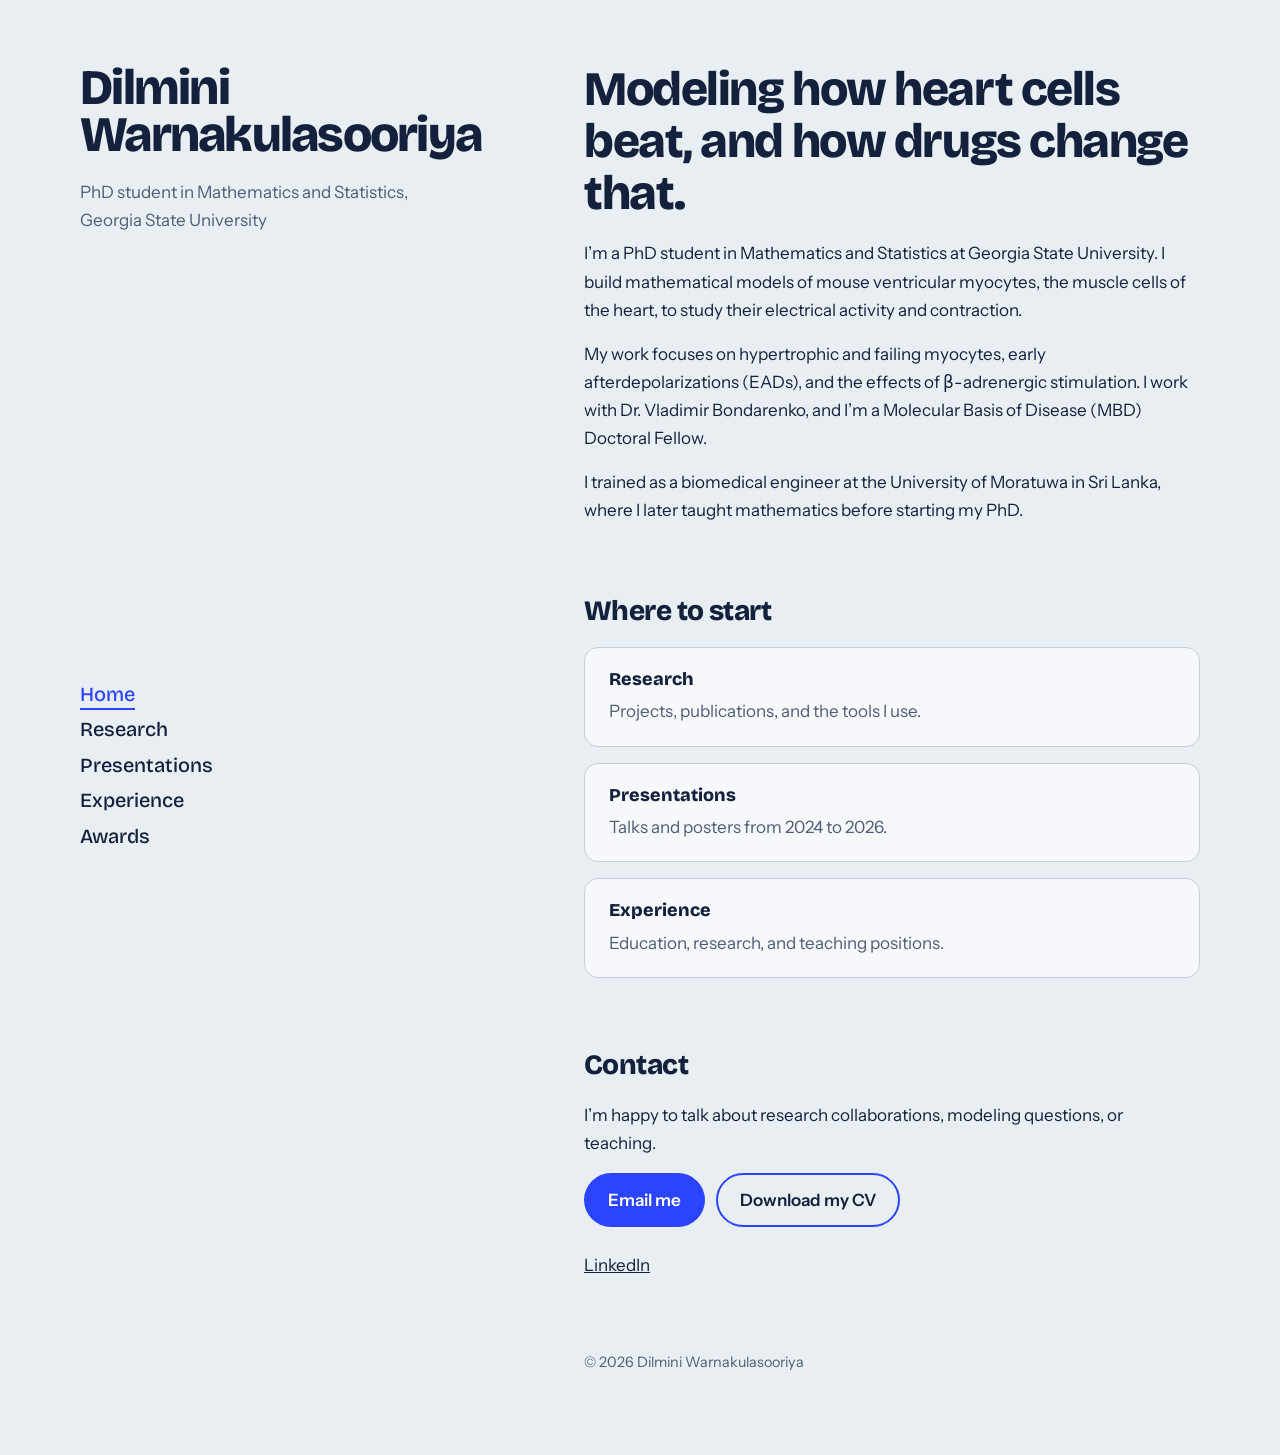
<file: index.html>
<!DOCTYPE html>
<html lang="en">
<head>
<meta charset="utf-8">
<meta name="viewport" content="width=device-width, initial-scale=1">
<title>Home – Dilmini Warnakulasooriya</title>
<meta name="description" content="Dilmini Warnakulasooriya is a PhD student in Mathematics and Statistics at Georgia State University, modeling mouse heart cells.">
<link rel="icon" href="data:image/svg+xml,<svg xmlns=%22http://www.w3.org/2000/svg%22 viewBox=%220 0 100 100%22><text y=%22.9em%22 font-size=%2290%22>∑</text></svg>">
<link rel="preconnect" href="https://fonts.googleapis.com">
<link rel="preconnect" href="https://fonts.gstatic.com" crossorigin>
<link href="https://fonts.googleapis.com/css2?family=Bricolage+Grotesque:opsz,wght@12..96,500;12..96,800&family=Instrument+Sans:ital,wght@0,400;0,600;1,400&display=swap" rel="stylesheet">
<link rel="stylesheet" href="style.css">
</head>
<body>
<div class="layout">
  <header>
    <div>
      <a class="name" href="index.html"><span>Dilmini</span> <span>Warnakulasooriya</span></a>
      <p class="role">PhD student in Mathematics and Statistics, Georgia State University</p>
    </div>
    <nav aria-label="Main"><ul><li><a href="index.html" aria-current="page">Home</a></li><li><a href="research.html">Research</a></li><li><a href="presentations.html">Presentations</a></li><li><a href="experience.html">Experience</a></li><li><a href="awards.html">Awards</a></li></ul></nav>
  </header>
  <main>
    <section>
      <h1>Modeling how heart cells beat, and how drugs change that.</h1>
      <p>I’m a PhD student in Mathematics and Statistics at Georgia State University. I build mathematical models of mouse ventricular myocytes, the muscle cells of the heart, to study their electrical activity and contraction.</p>
      <p>My work focuses on hypertrophic and failing myocytes, early afterdepolarizations (EADs), and the effects of β-adrenergic stimulation. I work with Dr. Vladimir Bondarenko, and I’m a Molecular Basis of Disease (MBD) Doctoral Fellow.</p>
      <p>I trained as a biomedical engineer at the University of Moratuwa in Sri Lanka, where I later taught mathematics before starting my PhD.</p>
    </section>
    <section>
      <h2>Where to start</h2>
      <a class="card" href="research.html"><h3>Research</h3><p>Projects, publications, and the tools I use.</p></a>
      <a class="card" href="presentations.html"><h3>Presentations</h3><p>Talks and posters from 2024 to 2026.</p></a>
      <a class="card" href="experience.html"><h3>Experience</h3><p>Education, research, and teaching positions.</p></a>
    </section>
    <section>
      <h2>Contact</h2>
      <p>I’m happy to talk about research collaborations, modeling questions, or teaching.</p>
      <p><a class="button" href="mailto:sachiwarna95@gmail.com">Email me</a> <a class="button ghost" href="DilminiW_CV.pdf">Download my CV</a></p>
      <p><a href="https://www.linkedin.com/in/sachitrawarnakula">LinkedIn</a></p>
    </section>
    <footer>© 2026 Dilmini Warnakulasooriya</footer>
  </main>
</div>
</body>
</html>
</file>
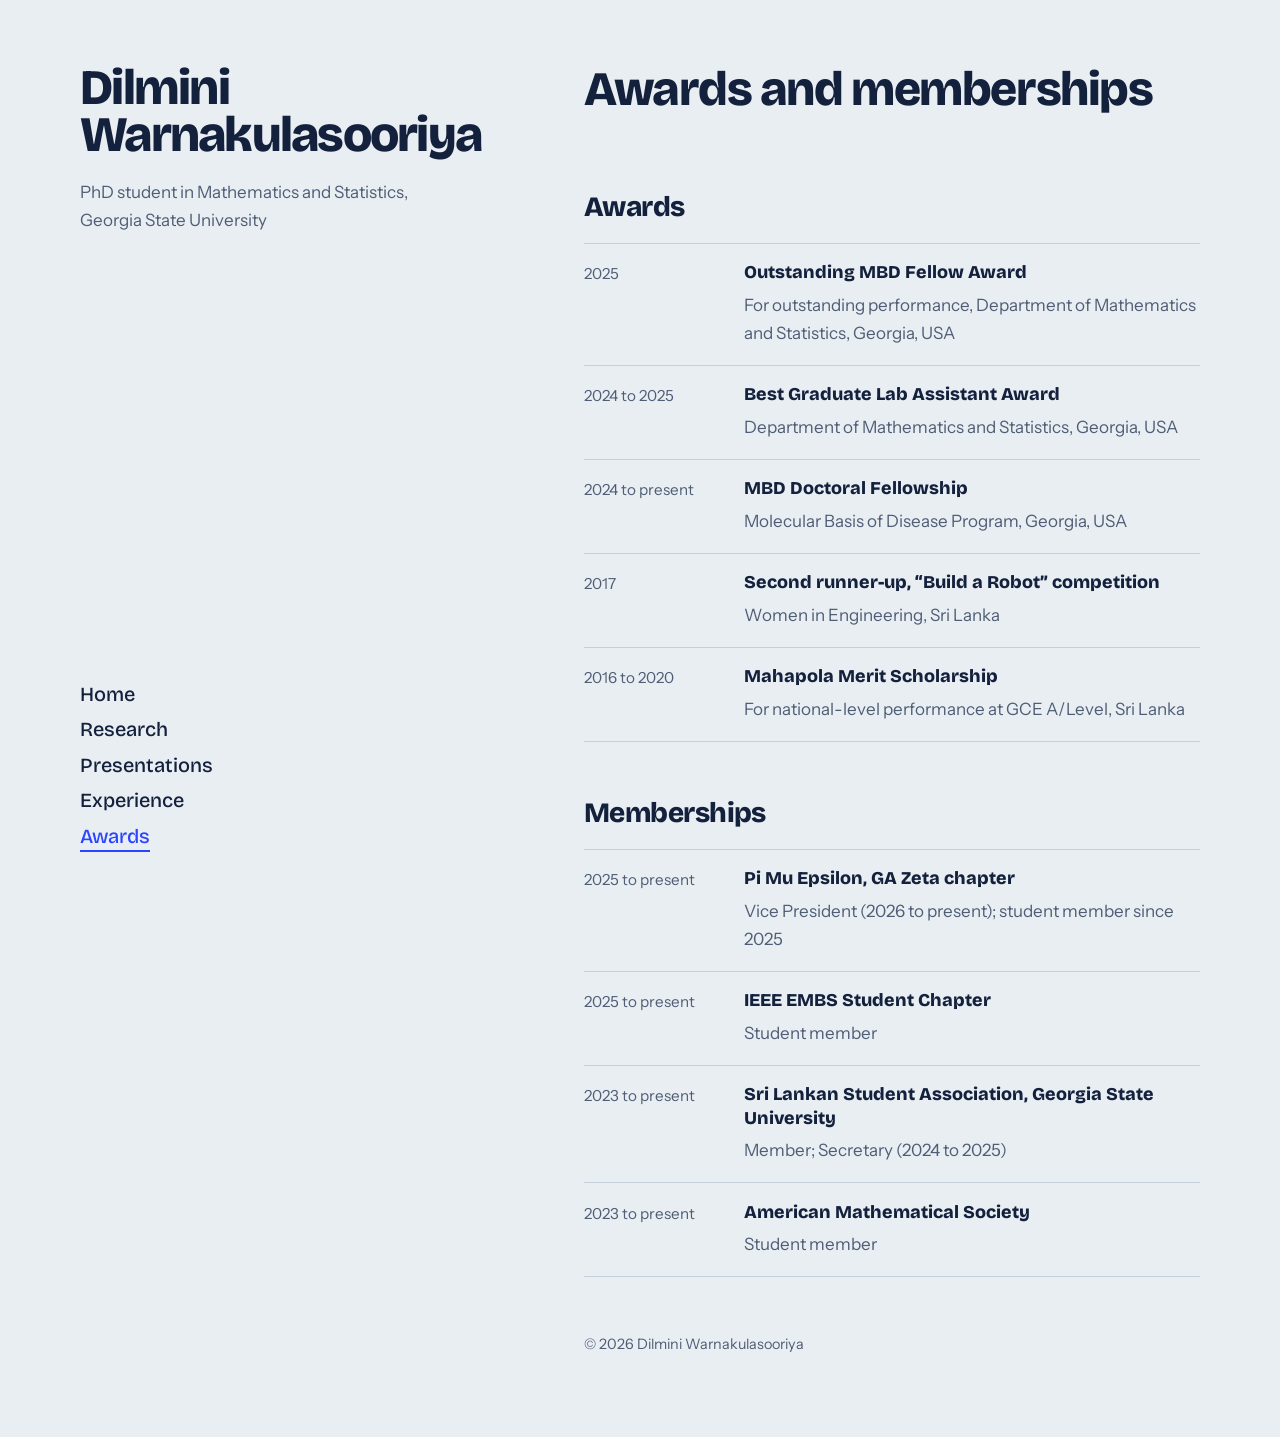
<file: awards.html>
<!DOCTYPE html>
<html lang="en">
<head>
<meta charset="utf-8">
<meta name="viewport" content="width=device-width, initial-scale=1">
<title>Awards – Dilmini Warnakulasooriya</title>
<meta name="description" content="Awards, fellowships, and memberships of Dilmini Warnakulasooriya.">
<link rel="icon" href="data:image/svg+xml,<svg xmlns=%22http://www.w3.org/2000/svg%22 viewBox=%220 0 100 100%22><text y=%22.9em%22 font-size=%2290%22>∑</text></svg>">
<link rel="preconnect" href="https://fonts.googleapis.com">
<link rel="preconnect" href="https://fonts.gstatic.com" crossorigin>
<link href="https://fonts.googleapis.com/css2?family=Bricolage+Grotesque:opsz,wght@12..96,500;12..96,800&family=Instrument+Sans:ital,wght@0,400;0,600;1,400&display=swap" rel="stylesheet">
<link rel="stylesheet" href="style.css">
</head>
<body>
<div class="layout">
  <header>
    <div>
      <a class="name" href="index.html"><span>Dilmini</span> <span>Warnakulasooriya</span></a>
      <p class="role">PhD student in Mathematics and Statistics, Georgia State University</p>
    </div>
    <nav aria-label="Main"><ul><li><a href="index.html">Home</a></li><li><a href="research.html">Research</a></li><li><a href="presentations.html">Presentations</a></li><li><a href="experience.html">Experience</a></li><li><a href="awards.html" aria-current="page">Awards</a></li></ul></nav>
  </header>
  <main>
    <section>
      <h1>Awards and memberships</h1>
    </section>
    <section>
      <h2>Awards</h2>
      <div class="job"><time>2025</time><div><h3>Outstanding MBD Fellow Award</h3><p>For outstanding performance, Department of Mathematics and Statistics, Georgia, USA</p></div></div>
      <div class="job"><time>2024 to 2025</time><div><h3>Best Graduate Lab Assistant Award</h3><p>Department of Mathematics and Statistics, Georgia, USA</p></div></div>
      <div class="job"><time>2024 to present</time><div><h3>MBD Doctoral Fellowship</h3><p>Molecular Basis of Disease Program, Georgia, USA</p></div></div>
      <div class="job"><time>2017</time><div><h3>Second runner-up, “Build a Robot” competition</h3><p>Women in Engineering, Sri Lanka</p></div></div>
      <div class="job"><time>2016 to 2020</time><div><h3>Mahapola Merit Scholarship</h3><p>For national-level performance at GCE A/Level, Sri Lanka</p></div></div>
    </section>
    <section>
      <h2>Memberships</h2>
      <div class="job"><time>2025 to present</time><div><h3>Pi Mu Epsilon, GA Zeta chapter</h3><p>Vice President (2026 to present); student member since 2025</p></div></div>
      <div class="job"><time>2025 to present</time><div><h3>IEEE EMBS Student Chapter</h3><p>Student member</p></div></div>
      <div class="job"><time>2023 to present</time><div><h3>Sri Lankan Student Association, Georgia State University</h3><p>Member; Secretary (2024 to 2025)</p></div></div>
      <div class="job"><time>2023 to present</time><div><h3>American Mathematical Society</h3><p>Student member</p></div></div>
    </section>
    <footer>© 2026 Dilmini Warnakulasooriya</footer>
  </main>
</div>
</body>
</html>
</file>
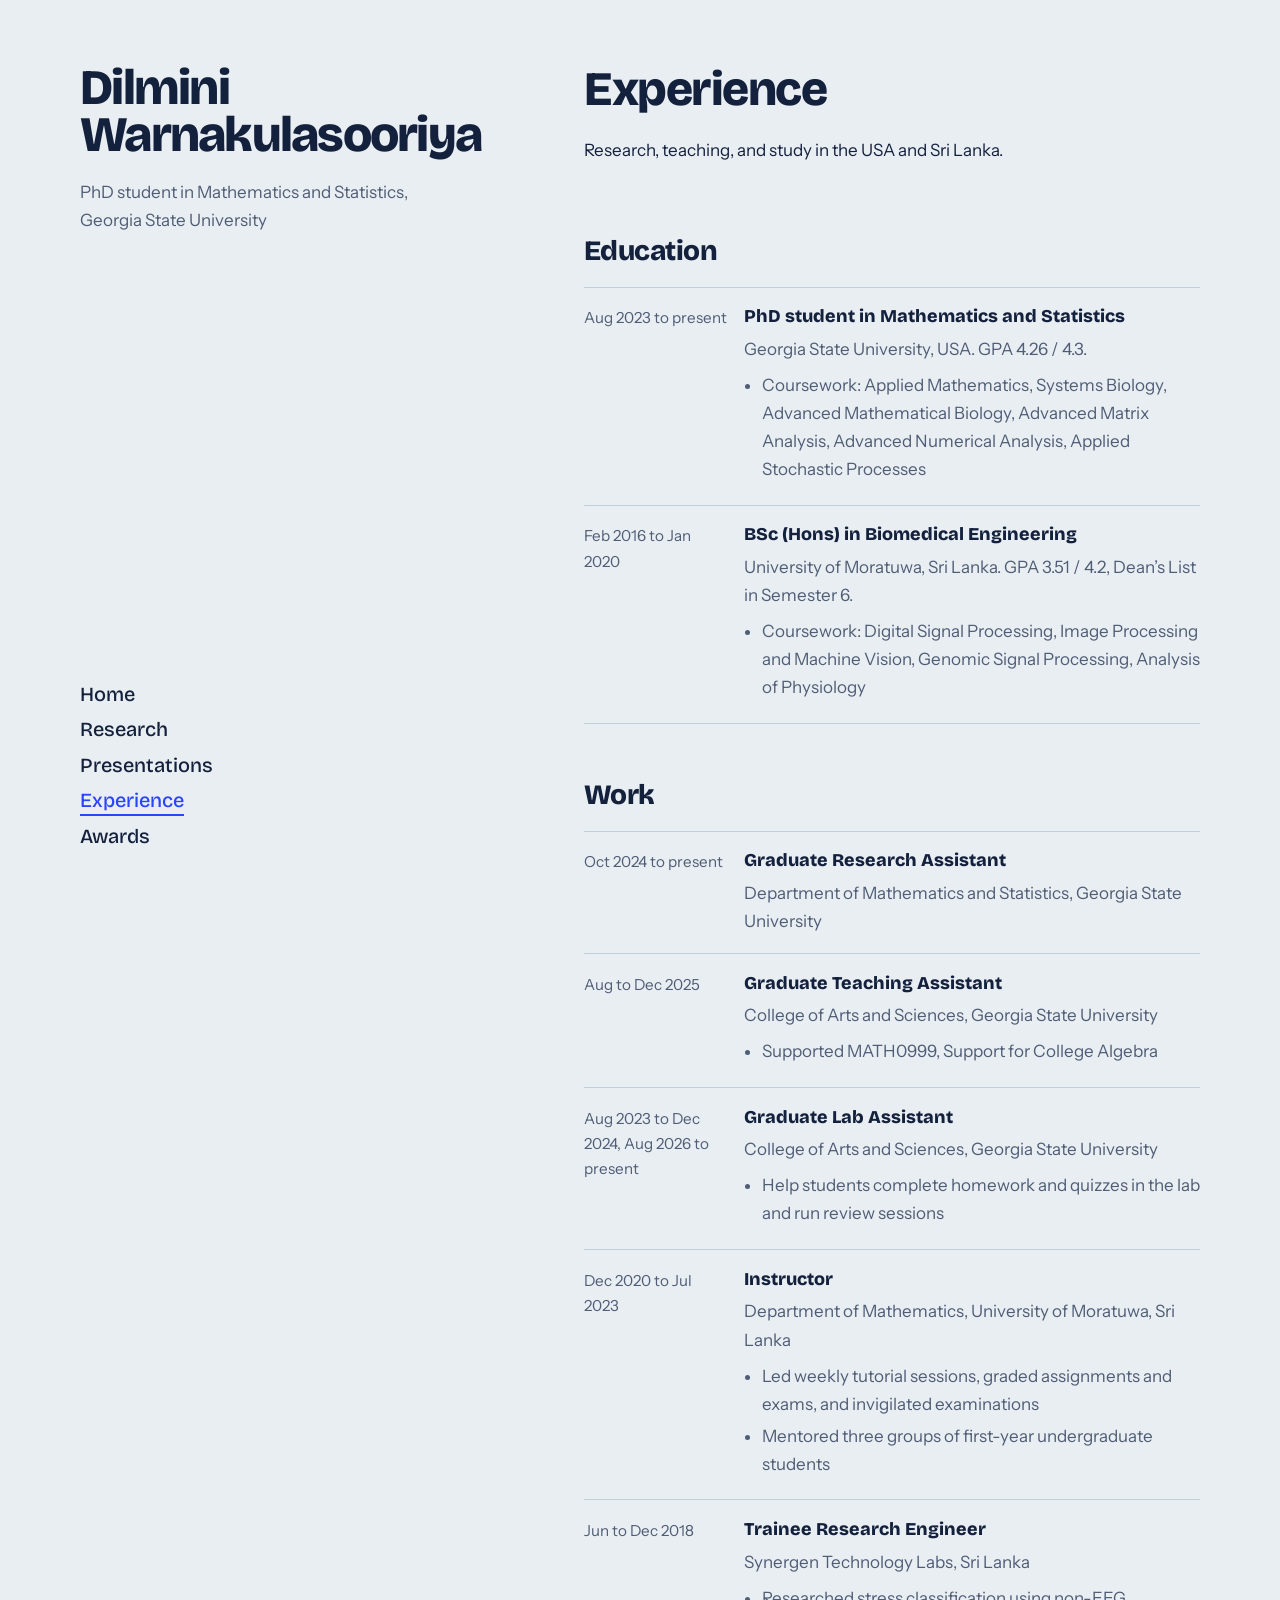
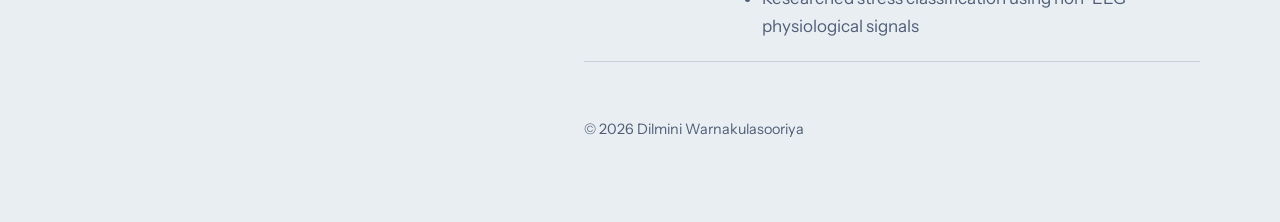
<file: experience.html>
<!DOCTYPE html>
<html lang="en">
<head>
<meta charset="utf-8">
<meta name="viewport" content="width=device-width, initial-scale=1">
<title>Experience – Dilmini Warnakulasooriya</title>
<meta name="description" content="Education, research, and teaching experience of Dilmini Warnakulasooriya.">
<link rel="icon" href="data:image/svg+xml,<svg xmlns=%22http://www.w3.org/2000/svg%22 viewBox=%220 0 100 100%22><text y=%22.9em%22 font-size=%2290%22>∑</text></svg>">
<link rel="preconnect" href="https://fonts.googleapis.com">
<link rel="preconnect" href="https://fonts.gstatic.com" crossorigin>
<link href="https://fonts.googleapis.com/css2?family=Bricolage+Grotesque:opsz,wght@12..96,500;12..96,800&family=Instrument+Sans:ital,wght@0,400;0,600;1,400&display=swap" rel="stylesheet">
<link rel="stylesheet" href="style.css">
</head>
<body>
<div class="layout">
  <header>
    <div>
      <a class="name" href="index.html"><span>Dilmini</span> <span>Warnakulasooriya</span></a>
      <p class="role">PhD student in Mathematics and Statistics, Georgia State University</p>
    </div>
    <nav aria-label="Main"><ul><li><a href="index.html">Home</a></li><li><a href="research.html">Research</a></li><li><a href="presentations.html">Presentations</a></li><li><a href="experience.html" aria-current="page">Experience</a></li><li><a href="awards.html">Awards</a></li></ul></nav>
  </header>
  <main>
    <section>
      <h1>Experience</h1>
      <p>Research, teaching, and study in the USA and Sri Lanka.</p>
    </section>
    <section>
      <h2>Education</h2>
<div class="job"><time>Aug 2023 to present</time><div><h3>PhD student in Mathematics and Statistics</h3><p>Georgia State University, USA. GPA 4.26 / 4.3.</p><ul class="plain"><li>Coursework: Applied Mathematics, Systems Biology, Advanced Mathematical Biology, Advanced Matrix Analysis, Advanced Numerical Analysis, Applied Stochastic Processes</li></ul></div></div><div class="job"><time>Feb 2016 to Jan 2020</time><div><h3>BSc (Hons) in Biomedical Engineering</h3><p>University of Moratuwa, Sri Lanka. GPA 3.51 / 4.2, Dean’s List in Semester 6.</p><ul class="plain"><li>Coursework: Digital Signal Processing, Image Processing and Machine Vision, Genomic Signal Processing, Analysis of Physiology</li></ul></div></div>
    </section>
    <section>
      <h2>Work</h2>
<div class="job"><time>Oct 2024 to present</time><div><h3>Graduate Research Assistant</h3><p>Department of Mathematics and Statistics, Georgia State University</p></div></div><div class="job"><time>Aug to Dec 2025</time><div><h3>Graduate Teaching Assistant</h3><p>College of Arts and Sciences, Georgia State University</p><ul class="plain"><li>Supported MATH0999, Support for College Algebra</li></ul></div></div><div class="job"><time>Aug 2023 to Dec 2024, Aug 2026 to present</time><div><h3>Graduate Lab Assistant</h3><p>College of Arts and Sciences, Georgia State University</p><ul class="plain"><li>Help students complete homework and quizzes in the lab and run review sessions</li></ul></div></div><div class="job"><time>Dec 2020 to Jul 2023</time><div><h3>Instructor</h3><p>Department of Mathematics, University of Moratuwa, Sri Lanka</p><ul class="plain"><li>Led weekly tutorial sessions, graded assignments and exams, and invigilated examinations</li><li>Mentored three groups of first-year undergraduate students</li></ul></div></div><div class="job"><time>Jun to Dec 2018</time><div><h3>Trainee Research Engineer</h3><p>Synergen Technology Labs, Sri Lanka</p><ul class="plain"><li>Researched stress classification using non-EEG physiological signals</li></ul></div></div>
    </section>
    <footer>© 2026 Dilmini Warnakulasooriya</footer>
  </main>
</div>
</body>
</html>
</file>
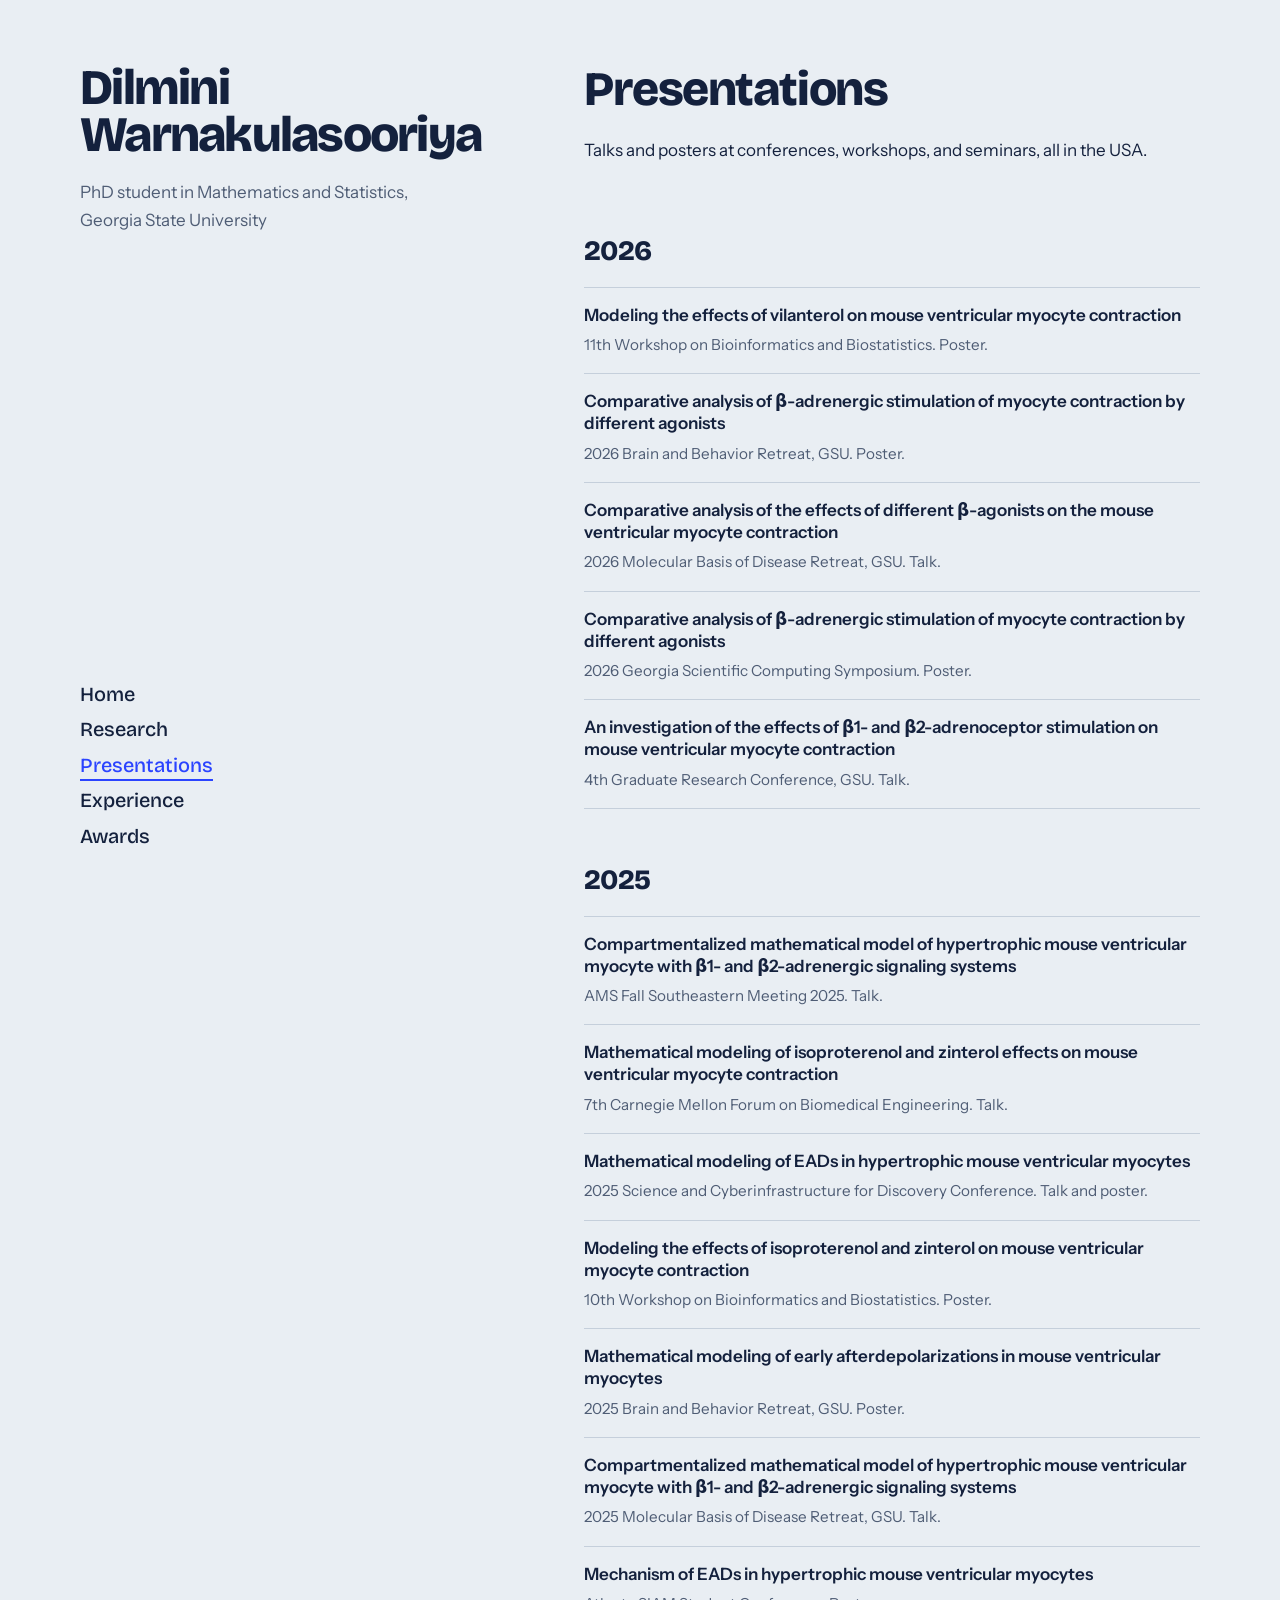
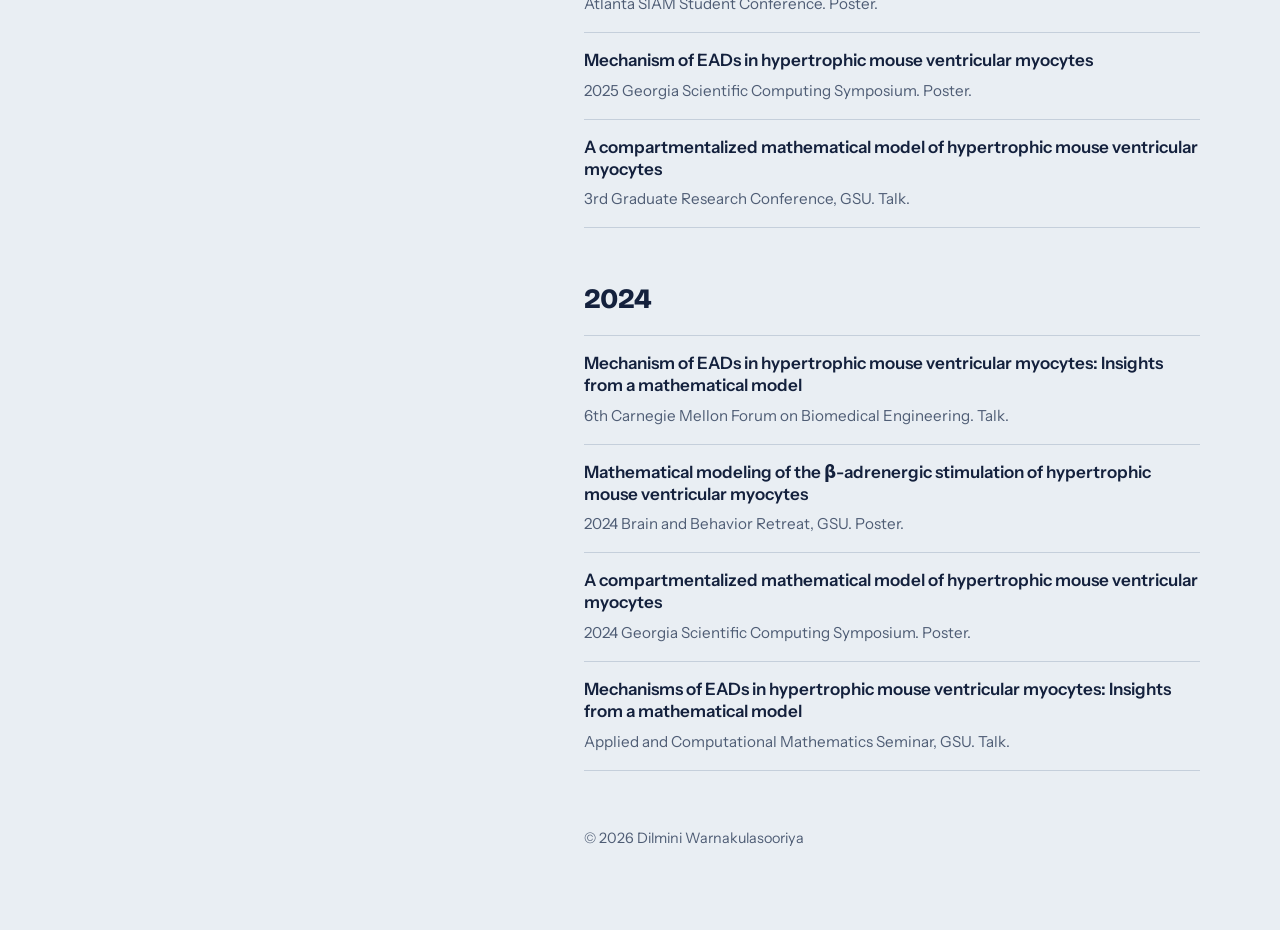
<file: presentations.html>
<!DOCTYPE html>
<html lang="en">
<head>
<meta charset="utf-8">
<meta name="viewport" content="width=device-width, initial-scale=1">
<title>Presentations – Dilmini Warnakulasooriya</title>
<meta name="description" content="Conference talks and posters by Dilmini Warnakulasooriya, 2024 to 2026.">
<link rel="icon" href="data:image/svg+xml,<svg xmlns=%22http://www.w3.org/2000/svg%22 viewBox=%220 0 100 100%22><text y=%22.9em%22 font-size=%2290%22>∑</text></svg>">
<link rel="preconnect" href="https://fonts.googleapis.com">
<link rel="preconnect" href="https://fonts.gstatic.com" crossorigin>
<link href="https://fonts.googleapis.com/css2?family=Bricolage+Grotesque:opsz,wght@12..96,500;12..96,800&family=Instrument+Sans:ital,wght@0,400;0,600;1,400&display=swap" rel="stylesheet">
<link rel="stylesheet" href="style.css">
</head>
<body>
<div class="layout">
  <header>
    <div>
      <a class="name" href="index.html"><span>Dilmini</span> <span>Warnakulasooriya</span></a>
      <p class="role">PhD student in Mathematics and Statistics, Georgia State University</p>
    </div>
    <nav aria-label="Main"><ul><li><a href="index.html">Home</a></li><li><a href="research.html">Research</a></li><li><a href="presentations.html" aria-current="page">Presentations</a></li><li><a href="experience.html">Experience</a></li><li><a href="awards.html">Awards</a></li></ul></nav>
  </header>
  <main>
    <section>
      <h1>Presentations</h1>
      <p>Talks and posters at conferences, workshops, and seminars, all in the USA.</p>
    </section>
    <section>
      <h2>2026</h2>
      <div class="talk"><h3>Modeling the effects of vilanterol on mouse ventricular myocyte contraction</h3><p>11th Workshop on Bioinformatics and Biostatistics. Poster.</p></div>
      <div class="talk"><h3>Comparative analysis of β-adrenergic stimulation of myocyte contraction by different agonists</h3><p>2026 Brain and Behavior Retreat, GSU. Poster.</p></div>
      <div class="talk"><h3>Comparative analysis of the effects of different β-agonists on the mouse ventricular myocyte contraction</h3><p>2026 Molecular Basis of Disease Retreat, GSU. Talk.</p></div>
      <div class="talk"><h3>Comparative analysis of β-adrenergic stimulation of myocyte contraction by different agonists</h3><p>2026 Georgia Scientific Computing Symposium. Poster.</p></div>
      <div class="talk"><h3>An investigation of the effects of β1- and β2-adrenoceptor stimulation on mouse ventricular myocyte contraction</h3><p>4th Graduate Research Conference, GSU. Talk.</p></div>
    </section>
    <section>
      <h2>2025</h2>
      <div class="talk"><h3>Compartmentalized mathematical model of hypertrophic mouse ventricular myocyte with β1- and β2-adrenergic signaling systems</h3><p>AMS Fall Southeastern Meeting 2025. Talk.</p></div>
      <div class="talk"><h3>Mathematical modeling of isoproterenol and zinterol effects on mouse ventricular myocyte contraction</h3><p>7th Carnegie Mellon Forum on Biomedical Engineering. Talk.</p></div>
      <div class="talk"><h3>Mathematical modeling of EADs in hypertrophic mouse ventricular myocytes</h3><p>2025 Science and Cyberinfrastructure for Discovery Conference. Talk and poster.</p></div>
      <div class="talk"><h3>Modeling the effects of isoproterenol and zinterol on mouse ventricular myocyte contraction</h3><p>10th Workshop on Bioinformatics and Biostatistics. Poster.</p></div>
      <div class="talk"><h3>Mathematical modeling of early afterdepolarizations in mouse ventricular myocytes</h3><p>2025 Brain and Behavior Retreat, GSU. Poster.</p></div>
      <div class="talk"><h3>Compartmentalized mathematical model of hypertrophic mouse ventricular myocyte with β1- and β2-adrenergic signaling systems</h3><p>2025 Molecular Basis of Disease Retreat, GSU. Talk.</p></div>
      <div class="talk"><h3>Mechanism of EADs in hypertrophic mouse ventricular myocytes</h3><p>Atlanta SIAM Student Conference. Poster.</p></div>
      <div class="talk"><h3>Mechanism of EADs in hypertrophic mouse ventricular myocytes</h3><p>2025 Georgia Scientific Computing Symposium. Poster.</p></div>
      <div class="talk"><h3>A compartmentalized mathematical model of hypertrophic mouse ventricular myocytes</h3><p>3rd Graduate Research Conference, GSU. Talk.</p></div>
    </section>
    <section>
      <h2>2024</h2>
      <div class="talk"><h3>Mechanism of EADs in hypertrophic mouse ventricular myocytes: Insights from a mathematical model</h3><p>6th Carnegie Mellon Forum on Biomedical Engineering. Talk.</p></div>
      <div class="talk"><h3>Mathematical modeling of the β-adrenergic stimulation of hypertrophic mouse ventricular myocytes</h3><p>2024 Brain and Behavior Retreat, GSU. Poster.</p></div>
      <div class="talk"><h3>A compartmentalized mathematical model of hypertrophic mouse ventricular myocytes</h3><p>2024 Georgia Scientific Computing Symposium. Poster.</p></div>
      <div class="talk"><h3>Mechanisms of EADs in hypertrophic mouse ventricular myocytes: Insights from a mathematical model</h3><p>Applied and Computational Mathematics Seminar, GSU. Talk.</p></div>
    </section>

    <footer>© 2026 Dilmini Warnakulasooriya</footer>
  </main>
</div>
</body>
</html>
</file>
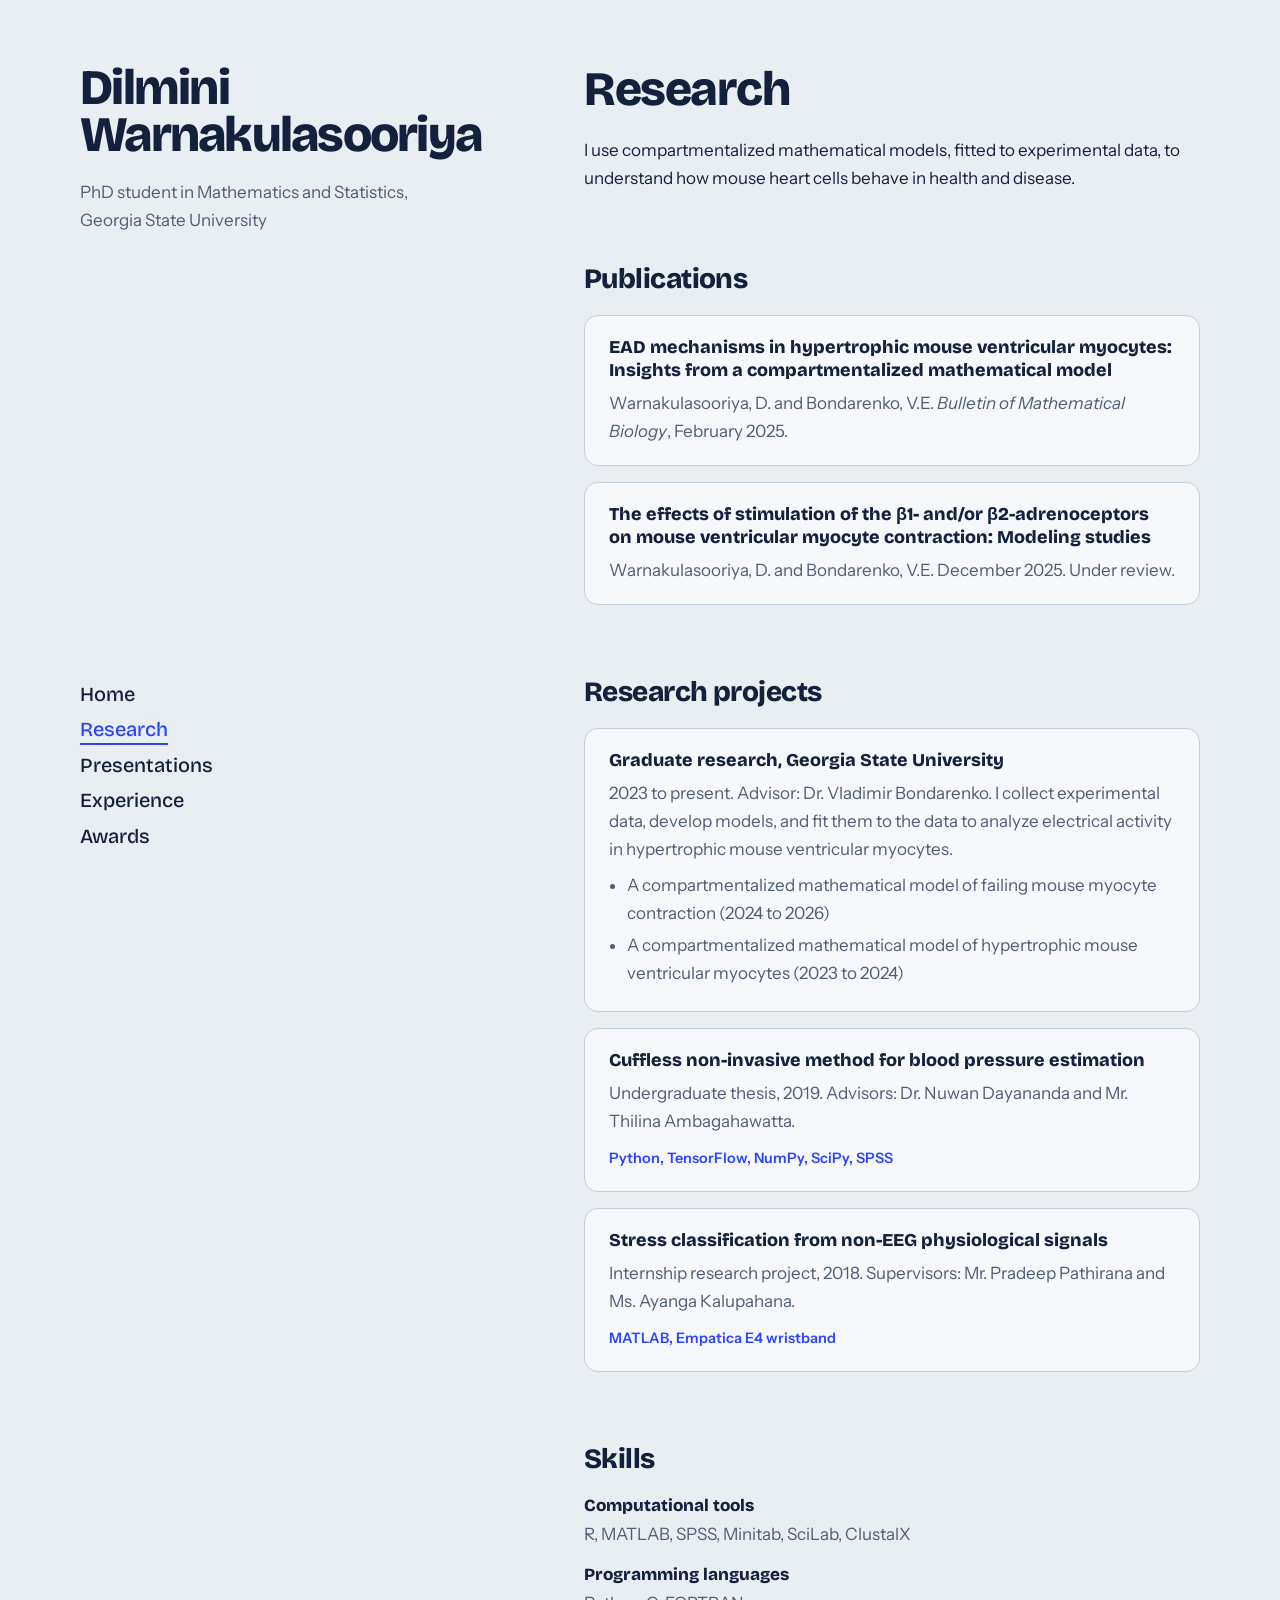
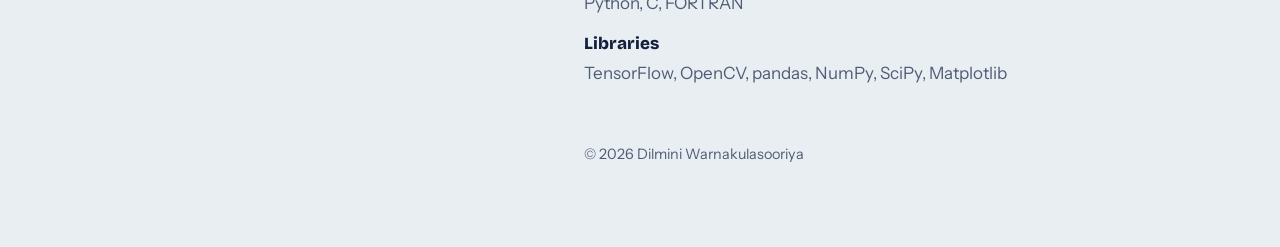
<file: research.html>
<!DOCTYPE html>
<html lang="en">
<head>
<meta charset="utf-8">
<meta name="viewport" content="width=device-width, initial-scale=1">
<title>Research – Dilmini Warnakulasooriya</title>
<meta name="description" content="Publications, research projects, and skills of Dilmini Warnakulasooriya.">
<link rel="icon" href="data:image/svg+xml,<svg xmlns=%22http://www.w3.org/2000/svg%22 viewBox=%220 0 100 100%22><text y=%22.9em%22 font-size=%2290%22>∑</text></svg>">
<link rel="preconnect" href="https://fonts.googleapis.com">
<link rel="preconnect" href="https://fonts.gstatic.com" crossorigin>
<link href="https://fonts.googleapis.com/css2?family=Bricolage+Grotesque:opsz,wght@12..96,500;12..96,800&family=Instrument+Sans:ital,wght@0,400;0,600;1,400&display=swap" rel="stylesheet">
<link rel="stylesheet" href="style.css">
</head>
<body>
<div class="layout">
  <header>
    <div>
      <a class="name" href="index.html"><span>Dilmini</span> <span>Warnakulasooriya</span></a>
      <p class="role">PhD student in Mathematics and Statistics, Georgia State University</p>
    </div>
    <nav aria-label="Main"><ul><li><a href="index.html">Home</a></li><li><a href="research.html" aria-current="page">Research</a></li><li><a href="presentations.html">Presentations</a></li><li><a href="experience.html">Experience</a></li><li><a href="awards.html">Awards</a></li></ul></nav>
  </header>
  <main>
    <section>
      <h1>Research</h1>
      <p>I use compartmentalized mathematical models, fitted to experimental data, to understand how mouse heart cells behave in health and disease.</p>
    </section>
    <section>
      <h2>Publications</h2>
      <div class="card static">
        <h3>EAD mechanisms in hypertrophic mouse ventricular myocytes: Insights from a compartmentalized mathematical model</h3>
        <p>Warnakulasooriya, D. and Bondarenko, V.E. <em>Bulletin of Mathematical Biology</em>, February 2025.</p>
      </div>
      <div class="card static">
        <h3>The effects of stimulation of the β1- and/or β2-adrenoceptors on mouse ventricular myocyte contraction: Modeling studies</h3>
        <p>Warnakulasooriya, D. and Bondarenko, V.E. December 2025. Under review.</p>
      </div>
    </section>
    <section>
      <h2>Research projects</h2>
      <div class="card static">
        <h3>Graduate research, Georgia State University</h3>
        <p>2023 to present. Advisor: Dr. Vladimir Bondarenko. I collect experimental data, develop models, and fit them to the data to analyze electrical activity in hypertrophic mouse ventricular myocytes.</p>
        <ul class="plain">
          <li>A compartmentalized mathematical model of failing mouse myocyte contraction (2024 to 2026)</li>
          <li>A compartmentalized mathematical model of hypertrophic mouse ventricular myocytes (2023 to 2024)</li>
        </ul>
      </div>
      <div class="card static">
        <h3>Cuffless non-invasive method for blood pressure estimation</h3>
        <p>Undergraduate thesis, 2019. Advisors: Dr. Nuwan Dayananda and Mr. Thilina Ambagahawatta.</p>
        <span class="tags">Python, TensorFlow, NumPy, SciPy, SPSS</span>
      </div>
      <div class="card static">
        <h3>Stress classification from non-EEG physiological signals</h3>
        <p>Internship research project, 2018. Supervisors: Mr. Pradeep Pathirana and Ms. Ayanga Kalupahana.</p>
        <span class="tags">MATLAB, Empatica E4 wristband</span>
      </div>
    </section>
    <section>
      <h2>Skills</h2>
      <dl>
        <dt>Computational tools</dt><dd>R, MATLAB, SPSS, Minitab, SciLab, ClustalX</dd>
        <dt>Programming languages</dt><dd>Python, C, FORTRAN</dd>
        <dt>Libraries</dt><dd>TensorFlow, OpenCV, pandas, NumPy, SciPy, Matplotlib</dd>
      </dl>
    </section>
    <footer>© 2026 Dilmini Warnakulasooriya</footer>
  </main>
</div>
</body>
</html>
</file>
<file: style.css>
:root {
  --bg: #e9eef3; --surface: #f6f8fb; --ink: #14213d; --muted: #4f5d75;
  --line: #c5cfdb; --accent: #2b44ff; --accent-ink: #ffffff;
  --display: "Bricolage Grotesque", "Helvetica Neue", Arial, sans-serif;
  --body: "Instrument Sans", system-ui, -apple-system, "Segoe UI", sans-serif;
}
@media (prefers-color-scheme: dark) {
  :root { --bg: #101726; --surface: #182036; --ink: #e8edf6; --muted: #a3b0c7;
          --line: #2c3856; --accent: #8ea0ff; --accent-ink: #101726; }
}
* { box-sizing: border-box; }
html { scroll-behavior: smooth; }
@media (prefers-reduced-motion: reduce) { html { scroll-behavior: auto; } }
body { margin: 0; background: var(--bg); color: var(--ink); font: 400 1.0625rem/1.65 var(--body); }
a { color: inherit; }
a:focus-visible { outline: 3px solid var(--accent); outline-offset: 3px; border-radius: 2px; }

.layout { display: grid; grid-template-columns: minmax(0, 5fr) minmax(0, 7fr); gap: 4rem;
  max-width: 76rem; margin: 0 auto; padding: 0 clamp(1.25rem, 4vw, 3rem); }
header { position: sticky; top: 0; align-self: start; min-height: 100vh; display: flex;
  flex-direction: column; justify-content: space-between; padding: 4rem 0 3rem; }
.name { display: block; text-decoration: none; font: 800 clamp(2rem, 4vw, 3.1rem)/0.95 var(--display);
  letter-spacing: -0.035em; margin: 0 0 1.25rem; overflow-wrap: anywhere; }
.name span { display: block; }
.role { color: var(--muted); max-width: 22rem; margin: 0; }

nav ul { list-style: none; margin: 0; padding: 0; display: flex; flex-direction: column; gap: 0.35rem; }
nav a { text-decoration: none; font: 500 1.25rem/1.4 var(--display); display: inline-block;
  border-bottom: 2px solid transparent; }
nav a:hover { border-color: var(--accent); }
nav a[aria-current="page"] { color: var(--accent); border-color: var(--accent); }

main { padding: 4rem 0 5rem; }
section { padding-bottom: 3.5rem; }
h1 { font: 800 clamp(2rem, 4.2vw, 3rem)/1.08 var(--display); letter-spacing: -0.03em; margin: 0 0 1.25rem; }
h2 { font: 800 1.75rem/1.1 var(--display); letter-spacing: -0.02em; margin: 0 0 1.25rem; }
h3 { font: 800 1.125rem/1.3 var(--display); margin: 0 0 0.4rem; }
p { margin: 0 0 1rem; max-width: 38rem; }

.card { display: block; text-decoration: none; background: var(--surface); border: 1px solid var(--line);
  border-radius: 14px; padding: 1.25rem 1.5rem; margin-bottom: 1rem; }
a.card { transition: border-color .2s, transform .2s; }
a.card:hover { border-color: var(--accent); transform: translateY(-2px); }
.card p { color: var(--muted); margin: 0 0 0.5rem; }
.card p:last-child { margin-bottom: 0; }
.tags { font-size: 0.9rem; color: var(--accent); font-weight: 600; }
.plain { margin: 0.5rem 0 0; padding-left: 1.1rem; color: var(--muted); }
.plain li { margin-bottom: 0.25rem; }

.job { display: grid; grid-template-columns: 9rem 1fr; gap: 1rem; padding: 1.1rem 0; border-top: 1px solid var(--line); }
.job:last-child { border-bottom: 1px solid var(--line); }
.job time { color: var(--muted); font-size: 0.95rem; }
.job p { color: var(--muted); margin: 0; }

.talk { padding: 1rem 0; border-top: 1px solid var(--line); }
.talk:last-child { border-bottom: 1px solid var(--line); }
.talk h3 { font-weight: 600; font-family: var(--body); font-size: 1.0625rem; }
.talk p { color: var(--muted); margin: 0; font-size: 0.95rem; }

dl { margin: 0; }
dt { font: 800 1.0625rem/1.3 var(--display); margin-top: 1rem; }
dd { margin: 0.2rem 0 0; color: var(--muted); }

.button { display: inline-block; background: var(--accent); color: var(--accent-ink); font-weight: 600;
  text-decoration: none; padding: 0.8rem 1.5rem; border-radius: 999px; margin: 0 0.5rem 0.5rem 0; }
.button:hover { filter: brightness(1.1); }
.button.ghost { background: transparent; color: var(--ink); border: 2px solid var(--accent); padding: calc(0.8rem - 2px) calc(1.5rem - 2px); }

footer { color: var(--muted); font-size: 0.9rem; }

@media (max-width: 52rem) {
  .layout { grid-template-columns: 1fr; gap: 0; }
  header { position: static; min-height: 0; padding: 2.5rem 0 1rem; gap: 1.5rem; }
  .name span { display: inline; }
  nav ul { flex-direction: row; flex-wrap: wrap; gap: 0.25rem 1.25rem; }
  nav a { font-size: 1.05rem; }
  main { padding-top: 2rem; }
  .job { grid-template-columns: 1fr; gap: 0.25rem; }
}
</file>
